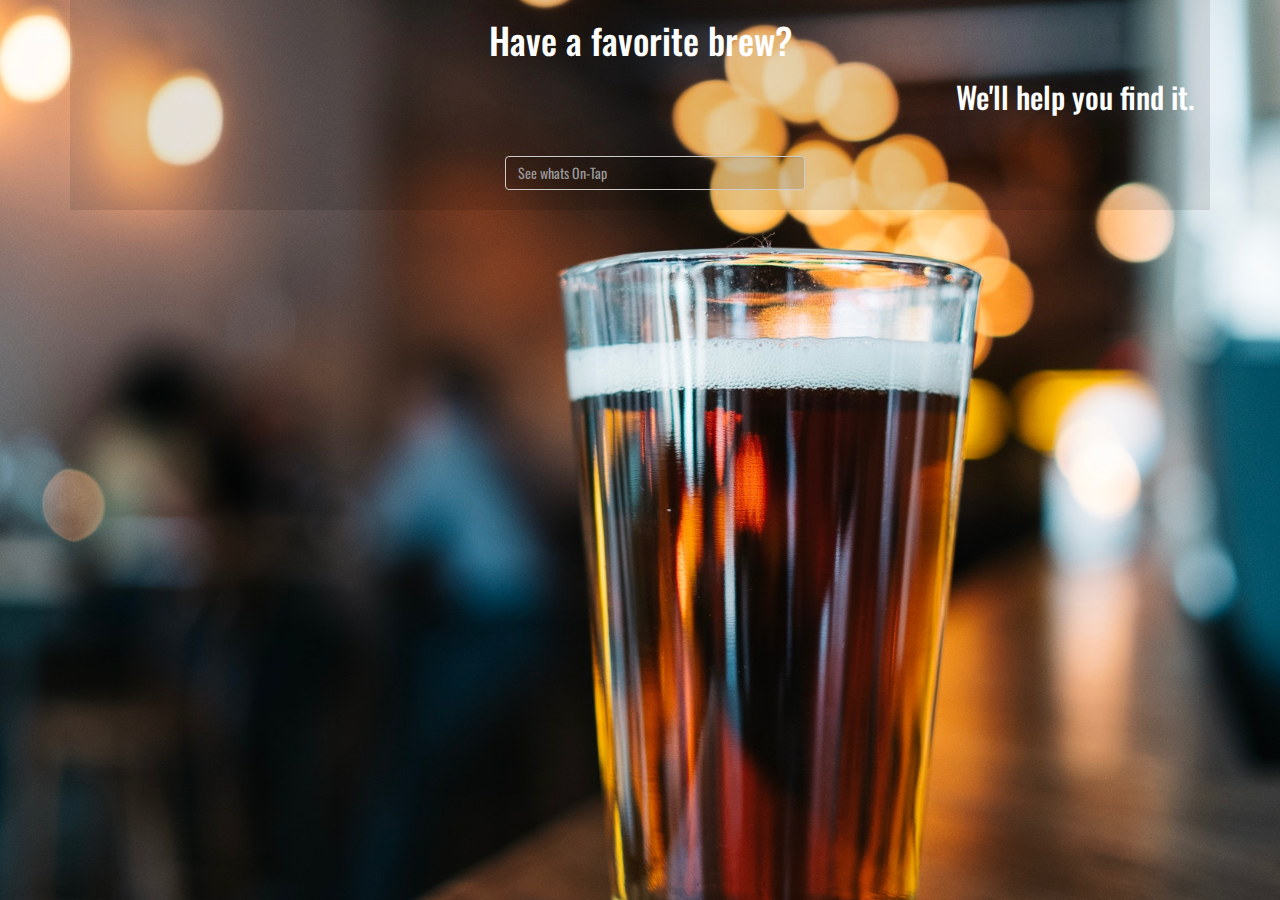
<file: index.html>
<!DOCTYPE html>
<html lang="en">
  <head>
    <!-- Required meta tags -->
    <meta charset="utf-8" />
    <meta
      name="viewport"
      content="width=device-width, initial-scale=1, shrink-to-fit=no"
    />
    <!--ajax-->
    <script src="https://ajax.googleapis.com/ajax/libs/jquery/3.1.0/jquery.min.js"></script>

    <!-- Bootstrap CSS -->
    <link
      rel="stylesheet"
      href="https://stackpath.bootstrapcdn.com/bootstrap/4.3.1/css/bootstrap.min.css"
      integrity="sha384-ggOyR0iXCbMQv3Xipma34MD+dH/1fQ784/j6cY/iJTQUOhcWr7x9JvoRxT2MZw1T"
      crossorigin="anonymous"
    />
    <link
      rel="stylesheet"
      href="https://maxcdn.bootstrapcdn.com/bootstrap/3.3.7/css/bootstrap.min.css"
      integrity="sha384-BVYiiSIFeK1dGmJRAkycuHAHRg32OmUcww7on3RYdg4Va+PmSTsz/K68vbdEjh4u"
      crossorigin="anonymous"
    />
    <link
      href="https://fonts.googleapis.com/css?family=Oswald"
      rel="stylesheet"
    />
    <link rel="stylesheet" href="style.css" />
    <title>On-Tap</title>
  </head>
  <body>
    <div class="backgroundimg">
      <div class="container" id="hometext">
        <h1 class="h1 text-center" style="color:white">
          Have a favorite brew?<br />
        </h1>
        <h2 class="h2 text-right" style="color:white">
          We'll help you find it.<br /><br />
        </h2>

        <div class="container" style="width:300px;">
          <div align="center">
            <input
              type="text"
              name="search"
              id="search"
              placeholder="See whats On-Tap"
              class="form-control"
            />
            <ul class="list-group" id="result"></ul>
          </div>
          <br />
        </div>
      </div>
    </div>

    <script src="https://code.jquery.com/jquery-3.2.1.min.js"></script>
    <script
      src="https://cdnjs.cloudflare.com/ajax/libs/popper.js/1.14.7/umd/popper.min.js"
      integrity="sha384-UO2eT0CpHqdSJQ6hJty5KVphtPhzWj9WO1clHTMGa3JDZwrnQq4sF86dIHNDz0W1"
      crossorigin="anonymous"
    ></script>
    <script
      src="https://stackpath.bootstrapcdn.com/bootstrap/4.3.1/js/bootstrap.min.js"
      integrity="sha384-JjSmVgyd0p3pXB1rRibZUAYoIIy6OrQ6VrjIEaFf/nJGzIxFDsf4x0xIM+B07jRM"
      crossorigin="anonymous"
    ></script>
  </body>
</html>
<script src="content.js"></script>
</file>
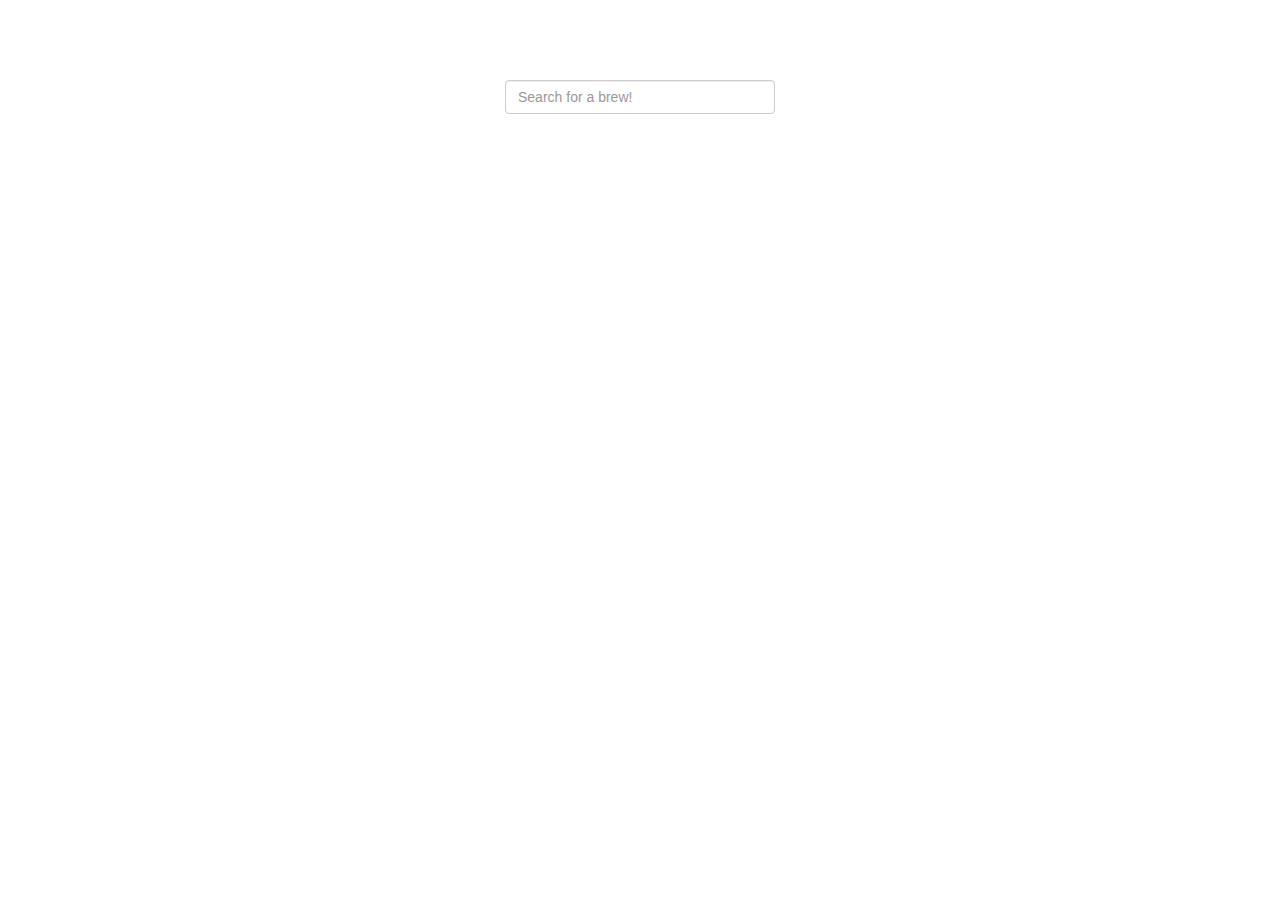
<file: test.html>
<!DOCTYPE html>
<html>
 <head>
  <title>Search</title>
  <script src="https://ajax.googleapis.com/ajax/libs/jquery/3.1.0/jquery.min.js"></script>
  <link rel="stylesheet" href="https://maxcdn.bootstrapcdn.com/bootstrap/3.3.6/css/bootstrap.min.css" />
  <script src="https://maxcdn.bootstrapcdn.com/bootstrap/3.3.7/js/bootstrap.min.js"></script>
  <style>
  #result {
   position: absolute;
   cursor: pointer;
   overflow-y: auto;
   width: 300px;
   box-sizing: border-box;
   z-index: 1001;
  }
  .link-class:hover{
   background-color:#f1f1f1;
  }
  </style>
 </head>
 <body>
  <br /><br />
  <div class="container" style="width:300px;">

   <br /><br />
   <div align="center">
    <input type="text" name="search" id="search" placeholder="Search for a brew!" class="form-control" />
   </div>
   <ul class="list-group" id="result"></ul>
   <br />
  </div>
 </body>
</html>

<script>
$(document).ready(function(){
 $.ajaxSetup({ cache: false });
 $('#search').keyup(function(){
  $('#result').html('');
  $('#state').val('');
  var searchField = $('#search').val();
  var expression = new RegExp(searchField, "i");
  $.getJSON('data.json', function(data) {
   $.each(data, function(key, value){
    // if (value.name.search(expression) != -1 || value.location.search(expression) != -1)
    if (value.name.search(expression) != -1)
    {
     $('#result').append('<li class="list-group-item link-class"><img src="'+value.image+'" height="40" width="40" class="img-thumbnail" /> '+value.name+' | <span class="text-muted">'+value.location+'</span></li>');
    }
   });   
  });
 });

//  $('#result').on('click', 'li', function() {
//   var click_text = $(this).text().split('|');
//   $('#search').val($.trim(click_text[0]));
//   $("#result").html('');
//  });
 });
</script>
</file>
<file: style.css>
html,
body {
  height: 100%;
  font-family: "Oswald", sans-serif;
}
.backgroundimg {
  /* The image used */
  background-image: url("img/home.jpg");

  /* Full height */
  height: 100%;

  /* Center and scale the image nicely */
  background-position: center;
  background-repeat: no-repeat;
  background-size: cover;
}
#hometext {
  background: #7f7f7f;
  background: rgba(0, 0, 0, 0.1);
}

#result {
  position: absolute;
  overflow-y: auto;
  width: 300px;
  box-sizing: border-box;
  z-index: 1;
}
ul {
  max-height: 50vh;
  overflow-y: scroll;
}
#search {
  background: rgba(0, 0, 0, 0.1);
  color: white;
  width: 300px;
}
/* .link-class:hover{
background-color:#f1f1f1;
} */
.img-thumbnail {
  height: 40px;
  width: auto;
  float: left;
}
</file>
